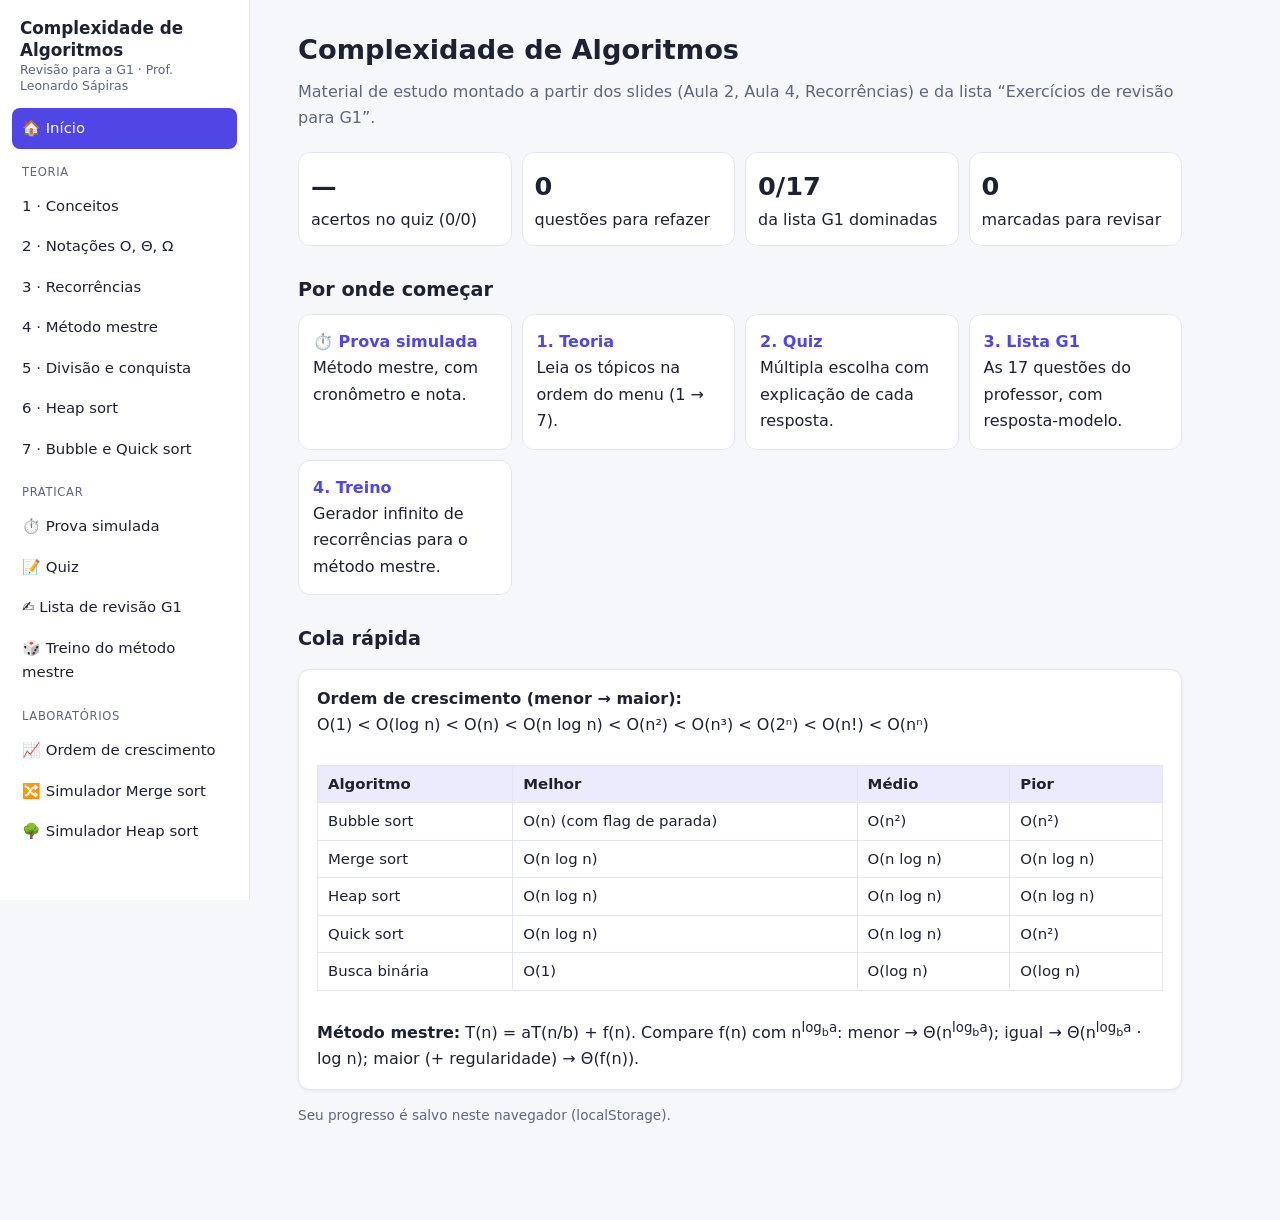
<file: index.html>
<!DOCTYPE html>
<html lang="pt-BR">
<head>
<meta charset="utf-8">
<meta name="viewport" content="width=device-width,initial-scale=1">
<title>Estudo — Complexidade de Algoritmos (G1)</title>
<link rel="stylesheet" href="style.css">
</head>
<body>
<button class="menu-btn" id="menuBtn">☰ Menu</button>
<div class="layout">
<nav id="nav">
  <h1>Complexidade de Algoritmos<small>Revisão para a G1 · Prof. Leonardo Sápiras</small></h1>
  <a href="#home" data-p="home">🏠 Início</a>
  <div class="grp">Teoria</div>
  <a href="#conceitos" data-p="conceitos">1 · Conceitos</a>
  <a href="#notacoes" data-p="notacoes">2 · Notações O, Θ, Ω</a>
  <a href="#recorrencias" data-p="recorrencias">3 · Recorrências</a>
  <a href="#mestre" data-p="mestre">4 · Método mestre</a>
  <a href="#dc" data-p="dc">5 · Divisão e conquista</a>
  <a href="#heap" data-p="heap">6 · Heap sort</a>
  <a href="#outros" data-p="outros">7 · Bubble e Quick sort</a>
  <div class="grp">Praticar</div>
  <a href="#prova" data-p="prova">⏱️ Prova simulada</a>
  <a href="#quiz" data-p="quiz">📝 Quiz</a>
  <a href="#dissertativas" data-p="dissertativas">✍️ Lista de revisão G1</a>
  <a href="#mestrelab" data-p="mestrelab">🎲 Treino do método mestre</a>
  <div class="grp">Laboratórios</div>
  <a href="#crescimento" data-p="crescimento">📈 Ordem de crescimento</a>
  <a href="#vizmerge" data-p="vizmerge">🔀 Simulador Merge sort</a>
  <a href="#vizheap" data-p="vizheap">🌳 Simulador Heap sort</a>
</nav>

<main>
<!-- ===================== HOME ===================== -->
<section class="page" id="home">
  <h2>Complexidade de Algoritmos</h2>
  <p class="lead">Material de estudo montado a partir dos slides (Aula 2, Aula 4, Recorrências) e da lista “Exercícios de revisão para G1”.</p>
  <div class="stats" id="homeStats"></div>
  <h3>Por onde começar</h3>
  <div class="cta">
    <a href="#prova"><b>⏱️ Prova simulada</b>Método mestre, com cronômetro e nota.</a>
    <a href="#conceitos"><b>1. Teoria</b>Leia os tópicos na ordem do menu (1 → 7).</a>
    <a href="#quiz"><b>2. Quiz</b>Múltipla escolha com explicação de cada resposta.</a>
    <a href="#dissertativas"><b>3. Lista G1</b>As 17 questões do professor, com resposta-modelo.</a>
    <a href="#mestrelab"><b>4. Treino</b>Gerador infinito de recorrências para o método mestre.</a>
  </div>
  <h3>Cola rápida</h3>
  <div class="card">
    <p><b>Ordem de crescimento (menor → maior):</b><br>
    O(1) &lt; O(log n) &lt; O(n) &lt; O(n log n) &lt; O(n²) &lt; O(n³) &lt; O(2ⁿ) &lt; O(n!) &lt; O(nⁿ)</p>
    <div class="tablewrap"><table>
    <tr><th>Algoritmo</th><th>Melhor</th><th>Médio</th><th>Pior</th></tr>
    <tr><td>Bubble sort</td><td>O(n) (com flag de parada)</td><td>O(n²)</td><td>O(n²)</td></tr>
    <tr><td>Merge sort</td><td>O(n log n)</td><td>O(n log n)</td><td>O(n log n)</td></tr>
    <tr><td>Heap sort</td><td>O(n log n)</td><td>O(n log n)</td><td>O(n log n)</td></tr>
    <tr><td>Quick sort</td><td>O(n log n)</td><td>O(n log n)</td><td>O(n²)</td></tr>
    <tr><td>Busca binária</td><td>O(1)</td><td>O(log n)</td><td>O(log n)</td></tr>
    </table></div>
    <p><b>Método mestre:</b> T(n) = aT(n/b) + f(n). Compare f(n) com n<sup>log<sub>b</sub>a</sup>: menor → Θ(n<sup>log<sub>b</sub>a</sup>); igual → Θ(n<sup>log<sub>b</sub>a</sup> · log n); maior (+ regularidade) → Θ(f(n)).</p>
  </div>
  <p style="color:var(--muted);font-size:.85rem">Seu progresso é salvo neste navegador (localStorage).</p>
</section>

<!-- ===================== CONCEITOS ===================== -->
<section class="page" id="conceitos">
  <h2>1 · Conceitos de análise de complexidade</h2>
  <p class="lead">Aula 2 — Conceitos</p>

  <div class="card def">
    <b>Complexidade de um algoritmo</b> = número de instruções básicas executadas em função do tamanho da entrada.
  </div>

  <h3>Premissas da análise</h3>
  <ul>
    <li>Máquina genérica.</li>
    <li>O custo específico de cada operação é desprezado — <i>“uma instrução é uma instrução”</i>.</li>
    <li>O efeito dos múltiplos níveis de memória (cache, RAM, disco) não é considerado.</li>
  </ul>
  <div class="card tip">⚠️ Essas premissas são <b>falsas</b> quando um algoritmo precisa ser otimizado para um ambiente específico. É por isso que o mesmo algoritmo pode ter tempos diferentes em ambientes diferentes (questão 17 da lista).</div>

  <h3>Complexidade espacial × temporal</h3>
  <div class="tablewrap"><table>
    <tr><th>Espacial</th><th>Temporal</th></tr>
    <tr><td>Quantidade de <b>recursos</b> necessários para resolver o problema: memória, hardware, banda.</td>
        <td>Quantidade de <b>tempo</b> (ou número de instruções) necessária. Principal fator: <b>tamanho da entrada (n)</b>.</td></tr>
  </table></div>
  <p><b>Tamanho da entrada (n)</b> = quantidade de itens na entrada (“tamanho do problema” ou da instância). <b>Tempo de execução</b> = quantidade de instruções (cada uma pode levar um tempo diferente na prática).</p>

  <h3>Melhor, médio e pior caso</h3>
  <ul>
    <li><b>Melhor caso</b>: a entrada mais favorável.</li>
    <li><b>Caso médio</b>: geralmente o que tem maior probabilidade de ocorrer.</li>
    <li><b>Pior caso</b>: <b>nosso foco</b>. Existem algoritmos em que o pior caso é o mais frequente (ex.: buscar um item ausente numa lista).</li>
  </ul>

  <h3>Ordem de crescimento: por que ignorar constantes e termos menores?</h3>
  <p>Ao comparar algoritmos ignoramos constantes (somas e multiplicações) e componentes de mais baixa ordem. Ex.: <code>c₁n² + c₂n + c₃ = Θ(n²)</code>. À medida que n cresce, o termo de maior ordem representa quase todo o resultado.</p>
  <div class="card">
    <b>Exemplo: n² + n</b>
    <div class="tablewrap"><table>
      <tr><th>n</th><th>n²</th><th>n² + n</th><th>“parte do n”</th></tr>
      <tr><td>10</td><td>100</td><td>110</td><td>9,1 %</td></tr>
      <tr><td>100</td><td>10.000</td><td>10.100</td><td>0,99 %</td></tr>
      <tr><td>1.000</td><td>1.000.000</td><td>1.001.000</td><td>0,1 %</td></tr>
      <tr><td>1.000.000</td><td>10¹²</td><td>10¹² + 10⁶</td><td>0,0001 %</td></tr>
    </table></div>
    Formalmente: n² + n ≤ 2n² para todo n ≥ 1 (c = 2, n₀ = 1) ⇒ n² + n = O(n²).
  </div>

  <h3>Nomes das ordens</h3>
  <div class="tablewrap"><table>
    <tr><th>Notação</th><th>Nome</th></tr>
    <tr><td>O(1)</td><td>constante</td></tr>
    <tr><td>O(log n)</td><td>logarítmica</td></tr>
    <tr><td>O((log n)<sup>c</sup>)</td><td>poli-logarítmica</td></tr>
    <tr><td>O(n)</td><td>linear</td></tr>
    <tr><td>O(n log n)</td><td>linear-logarítmica</td></tr>
    <tr><td>O(n²)</td><td>quadrática</td></tr>
    <tr><td>O(n³)</td><td>cúbica</td></tr>
    <tr><td>O(n<sup>c</sup>)</td><td>polinomial</td></tr>
    <tr><td>O(c<sup>n</sup>)</td><td>exponencial</td></tr>
    <tr><td>O(n!)</td><td>fatorial</td></tr>
    <tr><td>O(n<sup>n</sup>)</td><td>“exponencial” (pior ainda que n!)</td></tr>
  </table></div>
  <p>Veja o efeito prático no <a href="#crescimento">laboratório de ordem de crescimento</a>. Exemplo da tabela do slide: com n = 30, 2ⁿ leva ~18 min; já n! leva um tempo astronômico (o slide indica 10²⁵ anos).</p>

  <h3>Contando instruções em código (exemplos dos slides)</h3>
  <pre><code>n = &lt;entrada&gt;
print "Algoritmo"           // 1 instrução
for (i=0; i &lt; n; i++) {
    print i                 // repete n vezes
}
print "Fim"                 // 1 instrução</code></pre>
  <p>Total: 3 + n instruções. Para n = 100.000, 3 instruções são irrelevantes ⇒ <b>O(n)</b> (linear).</p>
  <div class="tablewrap"><table>
    <tr><th>Estrutura</th><th>Complexidade</th></tr>
    <tr><td>Dois laços <b>em sequência</b> de n</td><td>n + n = 2n ⇒ O(n)</td></tr>
    <tr><td>Dois laços <b>aninhados</b> de n</td><td>n · n ⇒ O(n²)</td></tr>
    <tr><td>Aninhado (n²) + laço simples (n)</td><td>n² + n ⇒ O(n²)</td></tr>
    <tr><td>Laço em que a variável dobra (<code>w = w*2</code>)</td><td>O(log n)</td></tr>
    <tr><td><code>if (n ≥ 100)</code> guardando um laço duplo</td><td>pior caso: O(n²) (a condição não muda a ordem)</td></tr>
  </table></div>
  <div class="card tip"><b>Regra de ouro:</b> sequência → soma (fica o maior); aninhamento → multiplicação; variável que dobra/divide por 2 → logaritmo.</div>
</section>

<!-- ===================== NOTAÇÕES ===================== -->
<section class="page" id="notacoes">
  <h2>2 · Notação assintótica: O, Θ, Ω, o, ω</h2>
  <p class="lead">Aula 2 — Conceitos</p>

  <div class="card def">
    <b>Notação assintótica</b> é a linguagem usada para descrever o tempo assintótico de um algoritmo em termos de funções cujo domínio é ℕ = {0, 1, 2, 3, …}. É o vocabulário do projeto e análise de algoritmos. É <b>independente</b> de arquitetura, linguagem ou compilador e serve para <b>comparar algoritmos</b> que resolvem o mesmo problema.
  </div>
  <p>Ela ignora constantes (dependem do sistema) e termos de menor ordem (ficam irrelevantes quando n cresce) e costuma expressar o <b>pior caso</b> por meio de funções T(n).</p>

  <h3>Θ (Theta) — limite assintótico justo</h3>
  <div class="card def">
    Θ(g(n)) = { f(n) : existem constantes positivas c₁, c₂, n₀ tais que<br>
    <b>0 ≤ c₁·g(n) ≤ f(n) ≤ c₂·g(n) para todo n ≥ n₀</b> }<br>
    f(n) fica “espremida” entre dois múltiplos de g(n).
  </div>
  <p><b>Exemplo do slide:</b> f(n) = 2n² + 100n ∈ Θ(n²) com c₁ = 2, c₂ = 4, n₀ = 50. Conferindo: 2n² ≤ 2n² + 100n sempre; 2n² + 100n ≤ 4n² ⇔ 100n ≤ 2n² ⇔ n ≥ 50.</p>
  <p>Contra-exemplo: 6n³ ≠ Θ(n²), pois 6n³ ≤ c₂n² seria falso para n grande.</p>
  <p>Para um polinômio de grau d com aₐ &gt; 0: Θ(n<sup>d</sup>). Constante: Θ(n⁰) = Θ(1).</p>

  <h3>O (Big-oh) — limite superior</h3>
  <div class="card def">
    O(g(n)) = { f(n) : existem c &gt; 0 e n₀ tais que <b>0 ≤ f(n) ≤ c·g(n) para todo n ≥ n₀</b> }<br>
    Para n ≥ n₀, f(n) está <b>abaixo</b> de c·g(n).
  </div>
  <ul>
    <li>Θ(g(n)) ⊆ O(g(n)): se f = Θ(g) então f = O(g).</li>
    <li>n ∈ O(n²) ✔, mas n ∉ Θ(n²) ✘ (O não precisa ser justo).</li>
    <li>“O tempo de execução no pior caso é O(n²)” vale para <b>qualquer entrada</b> do Bubble Sort. Já a ordenação por inserção pode ser Θ(n) dependendo da entrada.</li>
  </ul>

  <h3>Ω (Omega) — limite inferior</h3>
  <div class="card def">
    Ω(g(n)) = { f(n) : existem c &gt; 0 e n₀ tais que <b>0 ≤ c·g(n) ≤ f(n) para todo n ≥ n₀</b> }<br>
    Se o tempo é Ω(g(n)), ele será <b>no mínimo</b> c·g(n).
  </div>

  <h3>Teorema</h3>
  <div class="card ok"><b>f(n) = Θ(g(n)) ⇔ f(n) = O(g(n)) <u>e</u> f(n) = Ω(g(n))</b><br>
  Na prática: provamos os limites superior e inferior para demonstrar um limite justo.</div>

  <h3>o (little-oh) e ω (little-omega) — limites <i>não</i> justos</h3>
  <div class="tablewrap"><table>
    <tr><th></th><th>Definição</th><th>Exemplos</th></tr>
    <tr><td><b>o(g)</b></td><td>para <u>qualquer</u> c &gt; 0, existe n₀ com 0 ≤ f(n) &lt; c·g(n) para n ≥ n₀ (limite superior não justo)</td><td>2n = o(n²) ✔<br>2n² ≠ o(n²)</td></tr>
    <tr><td><b>ω(g)</b></td><td>para <u>qualquer</u> c &gt; 0, existe n₀ com 0 ≤ c·g(n) &lt; f(n) (limite inferior não justo)</td><td>n² = ω(n) ✔<br>n ≠ ω(n)</td></tr>
  </table></div>

  <h3>Resumo comparativo</h3>
  <div class="tablewrap"><table>
    <tr><th>Notação</th><th>Ideia</th><th>Analogia</th></tr>
    <tr><td>O</td><td>limite superior (“no máximo”)</td><td>f ≤ g</td></tr>
    <tr><td>Ω</td><td>limite inferior (“no mínimo”)</td><td>f ≥ g</td></tr>
    <tr><td>Θ</td><td>limite justo (O e Ω ao mesmo tempo)</td><td>f = g</td></tr>
    <tr><td>o</td><td>superior estrito</td><td>f &lt; g</td></tr>
    <tr><td>ω</td><td>inferior estrito</td><td>f &gt; g</td></tr>
  </table></div>
</section>

<!-- ===================== RECORRÊNCIAS ===================== -->
<section class="page" id="recorrencias">
  <h2>3 · Recorrências</h2>
  <p class="lead">Como descobrir a complexidade de algoritmos <b>recursivos</b>? Resolvendo recorrências.</p>

  <div class="card def">
    Uma <b>recorrência</b> é uma expressão que dá o valor de uma função em termos de valores anteriores da mesma função. É difícil achar o tempo exato de um algoritmo recursivo, mas podemos <b>estabelecer uma recorrência</b> T(n) que descreve esse tempo.
  </div>

  <h3>Exemplos</h3>
  <p><b>Fibonacci:</b> F(0) = 0, F(1) = 1, F(n) = F(n−1) + F(n−2) para n ≥ 2. (Ordem de crescimento: exponencial.)</p>
  <p><b>Fatorial:</b> fat(0) = 1; fat(n) = n · fat(n−1). O tempo é <code>T(0) = 1</code>, <code>T(n) = T(n−1) + 1</code> ⇒ T(n) = n + 1 = O(n).</p>
  <p><b>Resolver</b> uma recorrência = achar uma fórmula que dê o valor da função <i>diretamente</i> em termos de n (ex.: n², 2ⁿ, log n).</p>
  <div class="card tip">Toda recorrência precisa de um <b>caso base</b>. Ex.: com F(n) = F(n−1) + 3n + 2, o caso F(1) = 1 dá F(n) = (3n² + 7n)/2 − 4, mas F(1) = 10 dá (3n² + 7n)/2 + 5. Bases diferentes ⇒ soluções diferentes (mesma ordem, Θ(n²)).</div>

  <h3>Quatro formas de resolver</h3>
  <div class="tablewrap"><table>
    <tr><th>Método</th><th>Característica</th></tr>
    <tr><td><b>Substituição</b></td><td>Formal; abrange <u>todas</u> as recorrências; exige uma <b>estimativa</b> inicial que é provada por <b>indução</b>.</td></tr>
    <tr><td><b>Árvore de recursão</b></td><td>Informal; ótima para obter a estimativa inicial.</td></tr>
    <tr><td><b>Método mestre</b></td><td>Simples de aplicar, mas restrito a um conjunto de recorrências (<a href="#mestre">tópico 4</a>).</td></tr>
    <tr><td>Divisão e conquista</td><td>É o paradigma que gera as recorrências (<a href="#dc">tópico 5</a>).</td></tr>
  </table></div>

  <h3>Prova por indução matemática</h3>
  <p>Prova a verdade de um número infinito de proposições. Passos: <b>(1) hipótese</b>, <b>(2) passo base</b>, <b>(3) passo indutivo</b> (supor para n, provar para n + 1).</p>
  <div class="card"><b>Exemplo do slide:</b> “2n é par”.<br>
  Base: n = 1 → 2·1 = 2 (par) ✔.<br>
  Passo: supondo 2n par, 2(n + 1) = 2n + 2 = (par) + 2 = par ✔.</div>

  <h3>Método da substituição</h3>
  <ol>
    <li><b>Estimar</b> uma solução.</li>
    <li>Provar por <b>indução</b> que a estimativa está correta.</li>
  </ol>
  <p>A estimativa vale para limites superiores (O) ou inferiores (Ω). Para limite justo (Θ), prove os dois.</p>

  <h3>Exemplo completo: busca binária</h3>
  <pre><code>busca(lista, valor) {
  x = valor do meio da lista
  se valor = x           retorna verdadeiro
  se valor &lt; x           retorna busca(início até x, valor)
  se valor &gt; x           retorna busca(de x até o final, valor)
  senão                  retorna falso
}</code></pre>
  <p>A cada chamada, metade da lista é descartada. Como n pode ser ímpar, usamos <b>piso</b> (⌊ ⌋, arredonda para baixo):</p>
  <div class="card">
    <b>T(1) = 1</b> (caso base) &nbsp;&nbsp; <b>T(n) = T(⌊n/2⌋) + 1</b> para n &gt; 1<br><br>
    <b>Resolvendo para n = 2ᵏ (expansão):</b><br>
    T(n) = T(n/2) + 1 = T(n/4) + 2 = T(n/8) + 3 = … = T(n/2ᵏ) + k<br>
    Quando n/2ᵏ = 1, ou seja, k = log₂ n: T(n) = T(1) + log n = <b>log n + 1</b>.<br><br>
    <b>Cuidado:</b> isso só vale para n = 2ᵏ, é uma <i>estimativa</i>. Falta provar por indução que T(n) ≤ log n + 1 para <u>todo</u> n:<br>
    • Base: T(1) = 1 = log 1 + 1 ✔<br>
    • Passo (n &gt; 1): T(n) = T(⌊n/2⌋) + 1 ≤ (log⌊n/2⌋ + 1) + 1 ≤ log(n/2) + 2 = log n − 1 + 2 = <b>log n + 1</b> ✔<br>
    Logo T(n) = O(log n).
  </div>
  <p>Geralmente a estimativa já vem dada na prova — basta provar. Se não vier, “chute” uma e tente provar.</p>

  <h3>Árvore de recursão</h3>
  <p>Maneira gráfica de ver as chamadas recursivas. Cada nó é uma instância do problema; se ela chama outras, elas são nós filhos; cada nó é rotulado com o tempo gasto <b>apenas nas operações locais</b> (sem contar as chamadas recursivas).</p>
  <div class="card">
    <b>Exemplo T(n) = 2T(n/2) + n</b> (merge sort):<br>
    <pre><code>nível 0:            n                    → custo n
nível 1:      n/2       n/2              → custo n
nível 2:   n/4  n/4   n/4  n/4           → custo n
   ...
nível log n: 1 1 1 1 ... 1               → custo n</code></pre>
    São <b>log n</b> níveis, cada um custando <b>n</b> ⇒ total <b>n log n</b>. Esse resultado é o “chute” que depois se prova por substituição (T(n) ≤ c·n·log n).
  </div>
</section>

<!-- ===================== MESTRE ===================== -->
<section class="page" id="mestre">
  <h2>4 · Método mestre</h2>
  <p class="lead">Receita pronta para recorrências da forma <b>T(n) = a·T(n/b) + f(n)</b>.</p>

  <div class="card tip">
    <b>Condições:</b> a ≥ 1, b &gt; 1, e f(n) deve estar nos inteiros não negativos. “a” = número de subproblemas; “n/b” = tamanho de cada um; f(n) = custo de dividir + combinar.
  </div>

  <h3>Passo a passo</h3>
  <ol>
    <li>Identifique <b>a</b>, <b>b</b> e <b>f(n)</b>.</li>
    <li>Calcule <b>n<sup>log<sub>b</sub>a</sup></b> (o “custo das folhas”).</li>
    <li>Compare f(n) com n<sup>log<sub>b</sub>a</sup>:</li>
  </ol>
  <div class="tablewrap"><table>
    <tr><th>Caso</th><th>Condição</th><th>Resultado</th></tr>
    <tr><td><b>1</b></td><td>f(n) = O(n<sup>log<sub>b</sub>a − ε</sup>) — f cresce <u>menos</u> (polinomialmente)</td><td><b>T(n) = Θ(n<sup>log<sub>b</sub>a</sup>)</b></td></tr>
    <tr><td><b>2</b></td><td>f(n) = Θ(n<sup>log<sub>b</sub>a</sup>) — crescem <u>igual</u></td><td><b>T(n) = Θ(n<sup>log<sub>b</sub>a</sup> · log n)</b></td></tr>
    <tr><td><b>3</b></td><td>f(n) = Ω(n<sup>log<sub>b</sub>a + ε</sup>) — f cresce <u>mais</u> (polinomialmente) <b>e</b> a·f(n/b) ≤ c·f(n) com c &lt; 1 (regularidade)</td><td><b>T(n) = Θ(f(n))</b></td></tr>
  </table></div>
  <p>Truque de memória: <b>quem “ganha”</b> a comparação define a resposta; se empatar, multiplica por log n.</p>

  <h3>Exemplos resolvidos</h3>
  <div class="card">
    <b>T(n) = 2T(n/2) + n</b> (merge sort): a=2, b=2, n<sup>log₂2</sup> = n. f(n) = n → empate ⇒ caso 2 ⇒ <b>Θ(n log n)</b>.<br><br>
    <b>T(n) = 4T(n/2) + n</b>: n<sup>log₂4</sup> = n². f = n é menor ⇒ caso 1 ⇒ <b>Θ(n²)</b>.<br><br>
    <b>T(n) = T(n/2) + 1</b> (busca binária): a=1, b=2, n⁰ = 1. f = 1 → empate ⇒ caso 2 ⇒ <b>Θ(log n)</b>.<br><br>
    <b>T(n) = T(n/2) + n</b>: n⁰ = 1, f = n maior ⇒ caso 3 (regularidade: n/2 ≤ c·n com c = ½) ⇒ <b>Θ(n)</b>.<br><br>
    <b>T(n) = 9T(n/3) + n</b>: n<sup>log₃9</sup> = n², f = n menor ⇒ caso 1 ⇒ <b>Θ(n²)</b>.
  </div>

  <h3>Quando <u>não</u> se pode usar o método mestre</h3>
  <div class="tablewrap"><table>
    <tr><th>Situação</th><th>Exemplo</th></tr>
    <tr><td>Redução por subtração (não é n/b)</td><td>Fibonacci: T(n) = T(n−1) + T(n−2) + 1</td></tr>
    <tr><td>Subproblemas de tamanhos diferentes (não dá pra achar a e b)</td><td>T(n) = T(n/2) + T(n/4) + n</td></tr>
    <tr><td>f(n) <b>não é polinomialmente</b> maior/menor que n<sup>log<sub>b</sub>a</sup></td><td>T(n) = 2T(n/2) + n lg n — n<sup>lg2</sup> = Θ(n) e n lg n não é polinomialmente maior que n (só um fator log)</td></tr>
    <tr><td>a &lt; 1 ou b ≤ 1</td><td>T(n) = 0,5·T(n/2) + n</td></tr>
  </table></div>
  <p><b>Alternativas:</b> método da <b>substituição</b> (funciona para todas), <b>árvore de recursão</b> (para achar a estimativa), expansão/iteração, e o teorema de Akra-Bazzi (generaliza o mestre para subproblemas de tamanhos diferentes).</p>
  <p>👉 Treine no <a href="#mestrelab">gerador de exercícios</a>.</p>
</section>

<!-- ===================== DC ===================== -->
<section class="page" id="dc">
  <h2>5 · Divisão e conquista e Merge sort</h2>
  <p class="lead">Aula 4 — “Dividir para conquistar” (Júlio César)</p>

  <div class="card def">
    <b>Divisão e conquista</b> é uma abordagem de projeto de algoritmos com as etapas:<br>
    <b>1. Divisão</b>: divide o problema em subproblemas, que são instâncias menores do mesmo problema (e cada um é dividido de novo).<br>
    <b>2. Conquista</b>: resolve os subproblemas recursivamente e <b>combina</b> as soluções até chegar ao problema original.
  </div>

  <h3>Merge sort</h3>
  <ul>
    <li>Criado em 1945 por John von Neumann. Introduz o conceito de dividir para conquistar.</li>
    <li>Complexidade temporal melhor que seleção, inserção e bubble sort.</li>
  </ul>
  <p><b>Funcionamento:</b></p>
  <ol>
    <li><b>Divide</b> a lista em sub-listas, e cada sub-lista em novas sub-listas, até que cada uma tenha apenas 1 item.</li>
    <li><b>Conquista</b>: combina (intercala) as sub-listas de forma ordenada — compara os primeiros elementos de cada uma (“quem é menor?”) e coloca o menor na lista resultado, até acabarem.</li>
  </ol>
  <p>👉 Veja passo a passo no <a href="#vizmerge">simulador de merge sort</a>.</p>

  <h3>Pseudocódigo</h3>
  <pre><code>mergesort(A, p, r) {
  se p &lt; r então
    q = (p + r) / 2
    mergesort(A, p, q)
    mergesort(A, q+1, r)
    intercala(A, p, q, r)
}</code></pre>
  <pre><code>intercala(A, p, q, r) {
  para i de p até q:   B[i] = A[i]
  para j de q+1 até r: B[r+q+1-j] = A[j]   // segunda metade copiada invertida
  i = p;  j = r
  para k de p até r:
    se B[i] &lt;= B[j]:  A[k] = B[i]; i = i + 1
    senão:            A[k] = B[j]; j = j - 1
}</code></pre>

  <h3>Complexidade</h3>
  <div class="card">
    Custos do slide: 1 (teste) + 1 (cálculo de q) + T(n/2) + T(n/2) + (6n + 5) do intercala.<br>
    Recorrência: <b>T(n) = 2T(n/2) + n</b> (o termo linear vem do intercala).<br>
    • Pela árvore: log n níveis × n por nível = n log n.<br>
    • Pelo mestre: caso 2 ⇒ Θ(n log n).<br>
    • O slide resolve com as constantes e chega a 16·n·log n ⇒ <b>O(n log n)</b>.<br>
    O merge sort faz n log n em <u>todos</u> os casos (melhor, médio, pior), mas usa memória extra O(n) (vetor B).
  </div>
</section>

<!-- ===================== HEAP ===================== -->
<section class="page" id="heap">
  <h2>6 · Heap sort</h2>
  <p class="lead">Aula 4 — Criado em 1964 por J. W. J. Williams</p>

  <div class="card def">
    <b>Heap</b> é uma estrutura de dados abstrata representada por uma <b>árvore binária</b> (guardada num vetor), com funções simples de manipulação. Implementa filas de prioridade com alta eficiência.
  </div>
  <ul>
    <li>Todos os níveis são preenchidos, exceto possivelmente o último, que é preenchido da esquerda para a direita.</li>
    <li>Num arranjo A: A[1] = raiz; pais sempre ficam à esquerda de seus filhos no vetor.</li>
  </ul>

  <h3>Índices (slide, vetor iniciando em 1)</h3>
  <div class="tablewrap"><table>
    <tr><th>Parent(i)</th><th>Left(i)</th><th>Right(i)</th></tr>
    <tr><td>⌊i / 2⌋</td><td>2i</td><td>2i + 1</td></tr>
  </table></div>
  <p>No código C do slide o vetor começa em 0, então os filhos de i são <code>2i + 1</code> e <code>2i + 2</code>.</p>

  <h3>Max heap × Min heap</h3>
  <ul>
    <li><b>Max heap</b>: pai sempre ≥ filhos, A[parent(i)] ≥ A[i]. <b>Usado na ordenação</b> (o maior fica no topo).</li>
    <li><b>Min heap</b>: pai sempre ≤ filhos.</li>
  </ul>
  <p><b>Altura</b> de um nó = nº de arestas do caminho mais longo até uma folha. Altura do heap = altura da raiz = ⌊log n⌋. Operações no heap custam no máximo a altura: <b>O(log n)</b>.</p>

  <h3>Algoritmo (código do slide)</h3>
  <pre><code>heapSort(vet, N) {
  for (i = (N-1)/2; i &gt;= 0; i--)      // 1) constrói o max heap
    criaHeap(vet, i, N-1);
  for (i = N-1; i &gt;= 1; i--) {        // 2) ordena
    troca(vet[0], vet[i]);            //    maior vai p/ posição final
    criaHeap(vet, 0, i-1);            //    conserta o heap (menor)
  }
}
criaHeap(vet, i, f) {                  // "peneira" o nó i para baixo
  aux = vet[i];  j = 2*i + 1;
  while (j &lt;= f) {
    if (j &lt; f &amp;&amp; vet[j] &lt; vet[j+1]) j = j + 1;   // escolhe o maior filho
    if (aux &lt; vet[j]) { vet[i] = vet[j]; i = j; j = 2*i + 1; }
    else j = f + 1;                                  // achou o lugar
  }
  vet[i] = aux;
}</code></pre>

  <h3>Passo a passo</h3>
  <ol>
    <li><b>Construir o max heap</b> a partir do vetor desordenado.</li>
    <li><b>Trocar a raiz</b> (maior) com a última folha. O maior está agora na posição correta.</li>
    <li><b>Remover</b> a última folha do heap (o heap encolhe em 1).</li>
    <li>O novo topo pode violar a regra ⇒ <b>criaHeap</b> (peneirar): troca com o maior filho enquanto for menor que ele.</li>
    <li>Repetir 2–4 até não sobrar nenhum nó. Resultado: lista em ordem crescente.</li>
  </ol>
  <p>👉 Veja no <a href="#vizheap">simulador de heap sort</a>.</p>

  <h3>Por que é O(n log n)?</h3>
  <div class="card">
    • 1º laço (construção do heap): o slide indica <b>O(n)</b> (são ~n/2 chamadas, e a maioria dos nós está perto das folhas, então peneira pouco).<br>
    • 2º laço: <b>n − 1</b> iterações, cada uma chama criaHeap com custo no máximo a altura, <b>O(log n)</b> ⇒ O((n − 1)·log n).<br>
    • Total: n + (n − 1)·log n ⇒ <b>O(n log n)</b>.<br>
    É n log n no melhor, médio e pior caso. Ordena <b>in-place</b> (memória extra O(1)).
  </div>
  <div class="card tip"><b>Comparações com outros:</b> mesma complexidade do merge sort; um pouco mais lento que o quick sort no caso médio, porém <b>melhor que ele no pior caso</b> (n log n × n²). Não é recomendado para valores pequenos de n.</div>
</section>

<!-- ===================== OUTROS ===================== -->
<section class="page" id="outros">
  <h2>7 · Bubble sort e Quick sort</h2>
  <p class="lead">Cobrados na lista de revisão (questões 2, 8 e 9). Resumo para estudo.</p>

  <h3>Bubble sort</h3>
  <p>Percorre a lista comparando pares adjacentes e trocando os que estão fora de ordem; a cada passada o maior elemento “borbulha” até o final.</p>
  <pre><code>bubble(v, n) {
  para i de 0 até n-2:
    trocou = falso
    para j de 0 até n-2-i:
      se v[j] &gt; v[j+1]: troca(v[j], v[j+1]); trocou = verdadeiro
    se não trocou: pare          // otimização
}</code></pre>
  <ul>
    <li><b>Pior e médio caso: O(n²)</b> (dois laços aninhados; lista invertida).</li>
    <li><b>Melhor caso: O(n)</b> — só se houver a flag de parada e a lista já estiver ordenada: uma passada sem trocas e termina. Sem a flag, é sempre n².</li>
    <li><b>Desvantagem:</b> muito ineficiente para listas grandes (n² comparações e muitas trocas); elementos pequenos perto do fim andam só uma posição por passada.</li>
  </ul>

  <h3>Quick sort</h3>
  <p>Escolhe um <b>pivô</b>, particiona a lista (menores à esquerda, maiores à direita) e ordena recursivamente cada lado. Também é divisão e conquista.</p>
  <ul>
    <li><b>Caso médio/melhor: O(n log n)</b> — o pivô divide a lista em partes parecidas.</li>
    <li><b>Pior caso: O(n²)</b> — quando o pivô é sempre o menor ou o maior elemento (ex.: lista já ordenada ou invertida com pivô = primeiro/último). As partições ficam n−1 e 0 ⇒ T(n) = T(n−1) + n ⇒ n².</li>
    <li><b>Como evitar:</b> pivô <b>aleatório</b>, <b>mediana de três</b> (primeiro, meio, último) ou embaralhar a lista antes.</li>
  </ul>

  <h3>Comparativo</h3>
  <div class="tablewrap"><table>
    <tr><th>Algoritmo</th><th>Melhor</th><th>Médio</th><th>Pior</th><th>Memória extra</th></tr>
    <tr><td>Bubble</td><td>O(n)*</td><td>O(n²)</td><td>O(n²)</td><td>O(1)</td></tr>
    <tr><td>Merge</td><td>n log n</td><td>n log n</td><td>n log n</td><td>O(n)</td></tr>
    <tr><td>Heap</td><td>n log n</td><td>n log n</td><td>n log n</td><td>O(1)</td></tr>
    <tr><td>Quick</td><td>n log n</td><td>n log n</td><td>n²</td><td>O(log n) (pilha)</td></tr>
  </table></div>
  <p style="font-size:.85rem;color:var(--muted)">* com a flag de parada antecipada. Merge/quick sort não são detalhados nos slides fornecidos para quick e bubble; esta seção usa conhecimento padrão para cobrir a lista de revisão.</p>
</section>

<!-- ===================== PROVA ===================== -->
<section class="page" id="prova">
  <h2>⏱️ Prova simulada — Método mestre</h2>
  <p class="lead">Só o método mestre cai na prova, então esta simulação sorteia recorrências do banco (casos 1, 2, 3 e as “armadilhas” em que o método não se aplica) e questões de teoria. Sem feedback até o fim.</p>
  <div class="card" id="examSetup">
    <div class="row">
      <label>Questões: <select id="exQ"><option>10</option><option selected>15</option><option>20</option></select></label>
      <label>Tempo: <select id="exT"><option value="20">20 min</option><option value="30" selected>30 min</option><option value="60">60 min</option><option value="0">sem limite</option></select></label>
      <button id="exStart">Iniciar prova</button>
    </div>
    <div id="exHist" style="color:var(--muted);font-size:.9rem"></div>
  </div>
  <div id="exArea"></div>
</section>

<!-- ===================== QUIZ ===================== -->
<section class="page" id="quiz">
  <h2>📝 Quiz de múltipla escolha</h2>
  <p class="lead">Cada questão traz explicação. Erros ficam registrados para você refazer.</p>
  <div class="card" id="quizSetup">
    <div class="row">
      <label>Tema:
        <select id="quizTopic">
          <option value="all">Todos</option>
          <option value="conceitos">Conceitos e código</option>
          <option value="notacoes">Notações assintóticas</option>
          <option value="mestre">⭐ Método mestre (foco da prova)</option>
          <option value="recorrencias">Recorrências e mestre</option>
          <option value="algoritmos">Algoritmos (merge, heap, bubble, quick)</option>
          <option value="erradas">Só as que errei</option>
        </select>
      </label>
      <label>Quantidade:
        <select id="quizCount"><option>10</option><option>20</option><option>30</option><option value="999">Todas</option></select>
      </label>
      <button id="quizStart">Começar</button>
    </div>
  </div>
  <div id="quizArea"></div>
</section>

<!-- ===================== DISSERTATIVAS ===================== -->
<section class="page" id="dissertativas">
  <h2>✍️ Lista de revisão G1</h2>
  <p class="lead">As 17 questões do professor. Escreva sua resposta primeiro, depois compare com a resposta-modelo e marque como “Acertei” ou “Revisar”.</p>
  <div class="bar"><i id="dissBar" style="width:0"></i></div>
  <p id="dissCount" style="color:var(--muted)"></p>
  <div id="dissList"></div>
</section>

<!-- ===================== MESTRE LAB ===================== -->
<section class="page" id="mestrelab">
  <h2>🎲 Treino do método mestre</h2>
  <p class="lead">Recorrências geradas aleatoriamente: T(n) = a·T(n/b) + nᵈ. Escolha o caso e a solução.</p>
  <div class="card">
    <div id="mlProb" style="font-size:1.3rem;font-weight:600"></div>
    <div id="mlOpts"></div>
    <div id="mlExp" class="expl" style="display:none"></div>
    <div class="row"><button id="mlNext">Nova recorrência</button><span id="mlScore" style="color:var(--muted)"></span></div>
  </div>
</section>

<!-- ===================== CRESCIMENTO ===================== -->
<section class="page" id="crescimento">
  <h2>📈 Ordem de crescimento</h2>
  <p class="lead">Quantas instruções cada ordem executa para um dado n, e quanto tempo isso levaria (1 milhão de instruções por segundo — mesma escala da tabela do slide, em que 2³⁰ ≈ 18 min).</p>
  <div class="card">
    <div class="row"><label>n = <input type="number" id="gN" value="30" min="1" step="1" style="width:130px"></label>
    <span style="color:var(--muted)">(experimente 10, 30, 50, 100, 1000, 1000000)</span></div>
    <div class="tablewrap"><table id="gTable"></table></div>
  </div>
  <canvas id="gCanvas" width="640" height="360"></canvas>
  <p style="color:var(--muted);font-size:.85rem">Gráfico para n de 1 a 12. Repare como 2ⁿ e n² disparam enquanto log n e n quase não saem do lugar.</p>
</section>

<!-- ===================== VIZ MERGE ===================== -->
<section class="page" id="vizmerge">
  <h2>🔀 Simulador de Merge sort</h2>
  <p class="lead">Veja a divisão (até 1 item) e depois a conquista (intercalação).</p>
  <div class="card">
    <div class="row">
      <input id="mInput" value="7 5 2 4 1 6 3 0" style="min-width:220px" aria-label="Lista">
      <button id="mLoad">Carregar</button><button class="ghost" id="mRand">Aleatória</button>
    </div>
    <div class="row">
      <button class="ghost" id="mPrev">◀ Anterior</button><button id="mNext">Próximo ▶</button>
      <button class="ghost" id="mAuto">▶ Auto</button><button class="ghost" id="mReset">↺</button>
      <span id="mInfo" style="color:var(--muted)"></span>
    </div>
    <div class="msg" id="mMsg"></div>
    <div id="mViz"></div>
  </div>
</section>

<!-- ===================== VIZ HEAP ===================== -->
<section class="page" id="vizheap">
  <h2>🌳 Simulador de Heap sort</h2>
  <p class="lead">Fase 1: construir o max heap. Fase 2: trocar a raiz com a última folha e reconstruir.</p>
  <div class="card">
    <div class="row">
      <input id="hInput" value="6 5 3 1 8 7 2 4" style="min-width:220px" aria-label="Lista">
      <button id="hLoad">Carregar</button><button class="ghost" id="hRand">Aleatória</button>
    </div>
    <div class="row">
      <button class="ghost" id="hPrev">◀ Anterior</button><button id="hNext">Próximo ▶</button>
      <button class="ghost" id="hAuto">▶ Auto</button><button class="ghost" id="hReset">↺</button>
      <span id="hInfo" style="color:var(--muted)"></span>
    </div>
    <div class="msg" id="hMsg"></div>
    <div class="tree" id="hTree"></div>
    <div class="vizrow" id="hArr"></div>
    <p style="color:var(--muted);font-size:.85rem">Cinza-azulado = elementos ativos · verde = já na posição final · azul = comparando · amarelo = trocando.</p>
  </div>
</section>
</main>
</div>
<script src="data.js"></script>
<script src="data2.js"></script>
<script src="app.js"></script>
</body>
</html>
</file>
<file: style.css>
:root{
  --bg:#f6f7fb;--panel:#fff;--ink:#1c2233;--muted:#5d667e;--line:#e2e6f0;
  --accent:#4f46e5;--accent-soft:#eceafd;--ok:#14803c;--ok-soft:#e3f6ea;--bad:#b42318;--bad-soft:#fdeceb;
  --warn:#8a5a00;--warn-soft:#fff4d6;--code:#f0f2f8;--shadow:0 1px 3px rgba(20,25,50,.08);
}
@media (prefers-color-scheme:dark){
  :root{--bg:#0f1220;--panel:#181c30;--ink:#e8ebf7;--muted:#9aa3bf;--line:#2a3050;
  --accent:#8b8cff;--accent-soft:#242850;--ok:#4ade80;--ok-soft:#12301f;--bad:#ff8a80;--bad-soft:#3a1a1a;
  --warn:#fbbf24;--warn-soft:#3a2f10;--code:#10142a;--shadow:none}
}
*{box-sizing:border-box}
html{scroll-behavior:smooth}
body{margin:0;background:var(--bg);color:var(--ink);font:16px/1.65 system-ui,-apple-system,"Segoe UI",Roboto,sans-serif}
.layout{display:flex;min-height:100vh}
nav{width:250px;flex:none;background:var(--panel);border-right:1px solid var(--line);padding:18px 12px;position:sticky;top:0;height:100vh;overflow:auto}
nav h1{font-size:1.05rem;margin:0 8px 14px;line-height:1.3}
nav h1 small{display:block;color:var(--muted);font-weight:400;font-size:.78rem}
nav a{display:flex;align-items:center;gap:8px;padding:8px 10px;border-radius:8px;color:var(--ink);text-decoration:none;font-size:.93rem}
nav a:hover{background:var(--accent-soft)}
nav a.active{background:var(--accent);color:#fff}
nav .grp{font-size:.72rem;text-transform:uppercase;letter-spacing:.06em;color:var(--muted);margin:14px 10px 4px}
main{flex:1;min-width:0;padding:28px clamp(16px,4vw,48px) 80px;max-width:980px}
section.page{display:none}
section.page.show{display:block}
h2{font-size:1.7rem;margin:0 0 6px}
h3{font-size:1.2rem;margin:28px 0 8px}
h4{margin:18px 0 6px}
.lead{color:var(--muted);margin:0 0 20px}
.card{background:var(--panel);border:1px solid var(--line);border-radius:12px;padding:16px 18px;margin:14px 0;box-shadow:var(--shadow)}
.def{border-left:4px solid var(--accent);background:var(--accent-soft)}
.tip{border-left:4px solid var(--warn);background:var(--warn-soft)}
.ok{border-left:4px solid var(--ok);background:var(--ok-soft)}
.card>:first-child{margin-top:0}.card>:last-child{margin-bottom:0}
code,pre{font-family:ui-monospace,Consolas,Menlo,monospace;font-size:.9em}
code{background:var(--code);padding:1px 6px;border-radius:5px}
pre{background:var(--code);padding:12px 14px;border-radius:10px;overflow:auto;line-height:1.5;margin:10px 0}
pre code{background:none;padding:0}
table{border-collapse:collapse;width:100%;margin:10px 0;font-size:.93rem}
th,td{border:1px solid var(--line);padding:6px 10px;text-align:left}
th{background:var(--accent-soft)}
.tablewrap{overflow-x:auto}
button,select,input,textarea{font:inherit;color:var(--ink)}
button{background:var(--accent);color:#fff;border:0;border-radius:8px;padding:8px 14px;cursor:pointer}
button:hover{filter:brightness(1.1)}
button.ghost{background:transparent;color:var(--accent);border:1px solid var(--accent)}
button:disabled{opacity:.4;cursor:default}
input,select,textarea{background:var(--panel);border:1px solid var(--line);border-radius:8px;padding:7px 10px}
textarea{width:100%;min-height:80px}
.row{display:flex;flex-wrap:wrap;gap:8px;align-items:center;margin:8px 0}
.opt{display:block;width:100%;text-align:left;background:var(--panel);color:var(--ink);border:1px solid var(--line);margin:6px 0;padding:10px 14px;border-radius:10px}
.opt:hover{border-color:var(--accent);filter:none}
.opt.right{background:var(--ok-soft);border-color:var(--ok)}
.opt.wrong{background:var(--bad-soft);border-color:var(--bad)}
.expl{margin-top:10px;padding:10px 14px;border-radius:10px;background:var(--code)}
.pill{display:inline-block;font-size:.72rem;padding:2px 9px;border-radius:99px;background:var(--accent-soft);color:var(--accent);margin-right:6px}
.bar{height:8px;background:var(--line);border-radius:9px;overflow:hidden;margin:8px 0}
.bar>i{display:block;height:100%;background:var(--accent);transition:width .3s}
.stats{display:grid;grid-template-columns:repeat(auto-fit,minmax(150px,1fr));gap:10px}
.stat{background:var(--panel);border:1px solid var(--line);border-radius:12px;padding:12px}
.stat b{display:block;font-size:1.6rem}
details.q{background:var(--panel);border:1px solid var(--line);border-radius:12px;margin:10px 0;padding:0}
details.q>summary{cursor:pointer;padding:12px 16px;font-weight:600;list-style:none;display:flex;gap:10px;align-items:flex-start}
details.q>summary::-webkit-details-marker{display:none}
details.q .body{padding:0 16px 16px}
.mark{margin-left:auto;font-size:.8rem;white-space:nowrap}
.mark.done{color:var(--ok)}.mark.review{color:var(--warn)}
.model{display:none;margin-top:10px}
.model.show{display:block}
/* visualizers */
.vizrow{display:flex;justify-content:center;gap:8px;margin:8px 0;flex-wrap:wrap}
.box{display:flex;border:2px solid var(--line);border-radius:8px;padding:3px;gap:3px;background:var(--panel);transition:all .2s}
.box.merged{border-color:var(--ok);background:var(--ok-soft)}
.box.hot{border-color:var(--accent);box-shadow:0 0 0 3px var(--accent-soft)}
.cell{min-width:30px;height:30px;display:grid;place-items:center;border-radius:6px;background:var(--code);font-weight:600;font-family:ui-monospace,Consolas,monospace}
.cell.hl{background:var(--accent);color:#fff}
.cell.sorted{background:var(--ok);color:#fff}
.cell.dim{opacity:.35}
.cell.swap{background:var(--warn);color:#000}
.msg{min-height:3em;padding:10px 14px;border-radius:10px;background:var(--code);margin:8px 0}
.tree{display:flex;flex-direction:column;align-items:center;gap:8px;margin:10px 0}
.tree .lvl{display:flex;gap:10px;justify-content:center}
.tree .n{width:38px;height:38px;border-radius:50%;display:grid;place-items:center;background:var(--code);border:2px solid var(--line);font-weight:700;position:relative}
.tree .n small{position:absolute;bottom:-14px;font-size:.6rem;color:var(--muted);font-weight:400}
.tree .n.hl{background:var(--accent);color:#fff;border-color:var(--accent)}
.tree .n.swap{background:var(--warn);color:#000;border-color:var(--warn)}
canvas{width:100%;max-width:640px;height:auto;background:var(--panel);border:1px solid var(--line);border-radius:10px}
.cta{display:grid;grid-template-columns:repeat(auto-fit,minmax(210px,1fr));gap:10px}
.cta a{display:block;background:var(--panel);border:1px solid var(--line);border-radius:12px;padding:14px;text-decoration:none;color:var(--ink)}
.cta a:hover{border-color:var(--accent)}
.cta a b{display:block;color:var(--accent)}
.menu-btn{display:none}
@media(max-width:820px){
  nav{position:fixed;left:-270px;z-index:20;width:260px;transition:left .2s}
  nav.open{left:0;box-shadow:0 0 30px rgba(0,0,0,.3)}
  .menu-btn{display:block;position:fixed;top:10px;right:10px;z-index:30}
  main{padding-top:56px}
}
</file>
